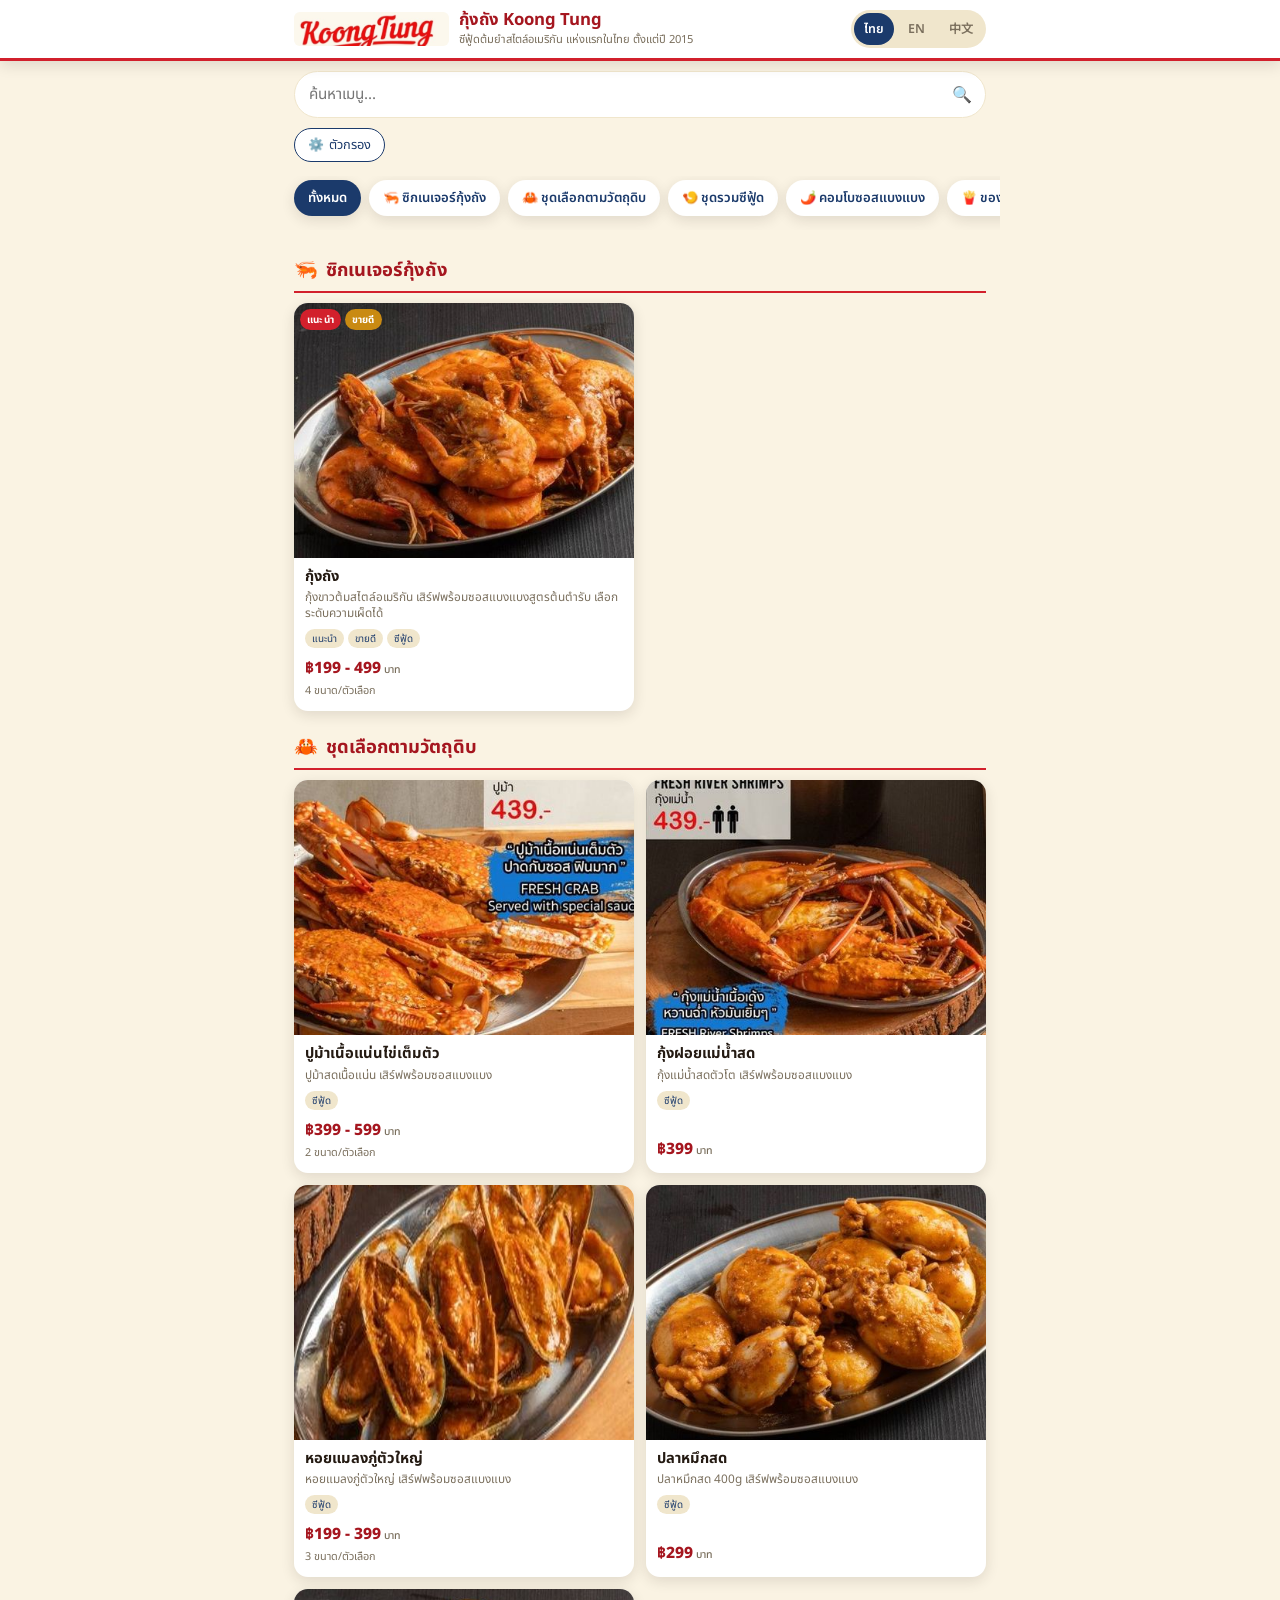
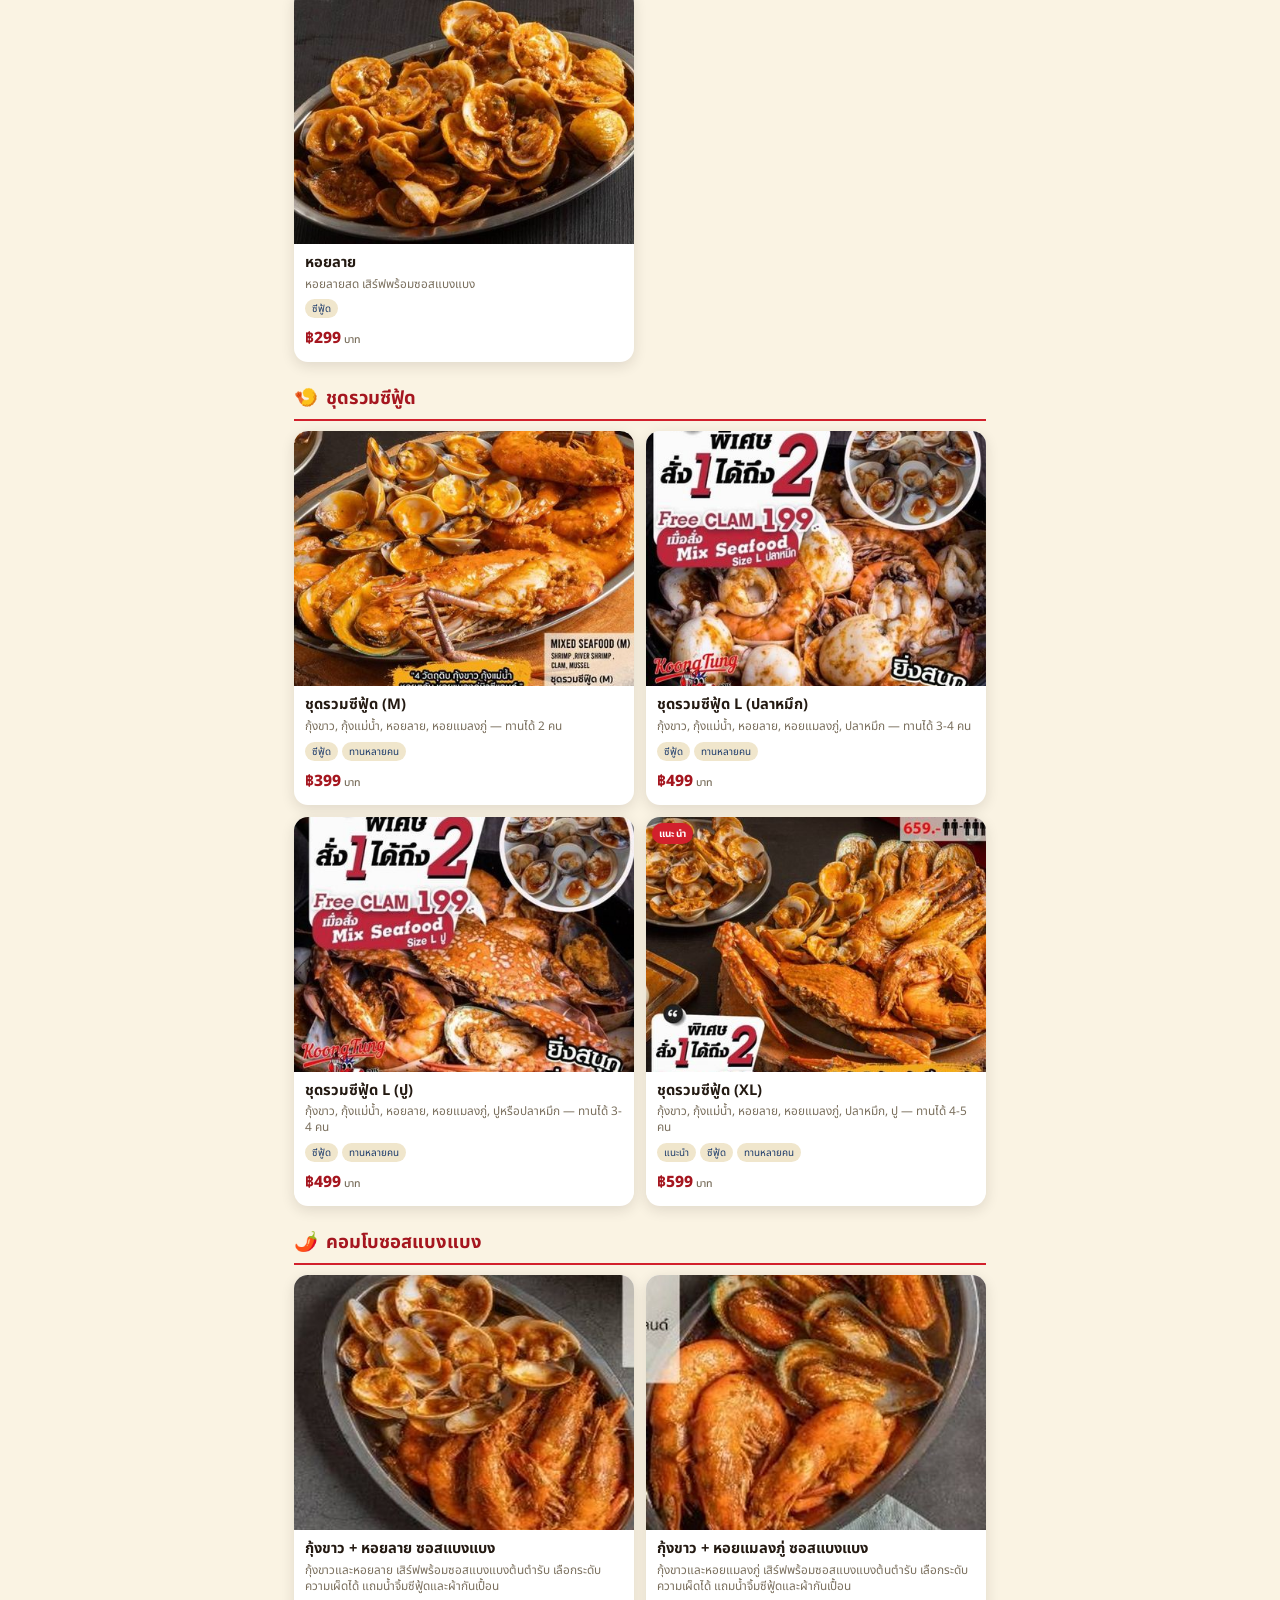
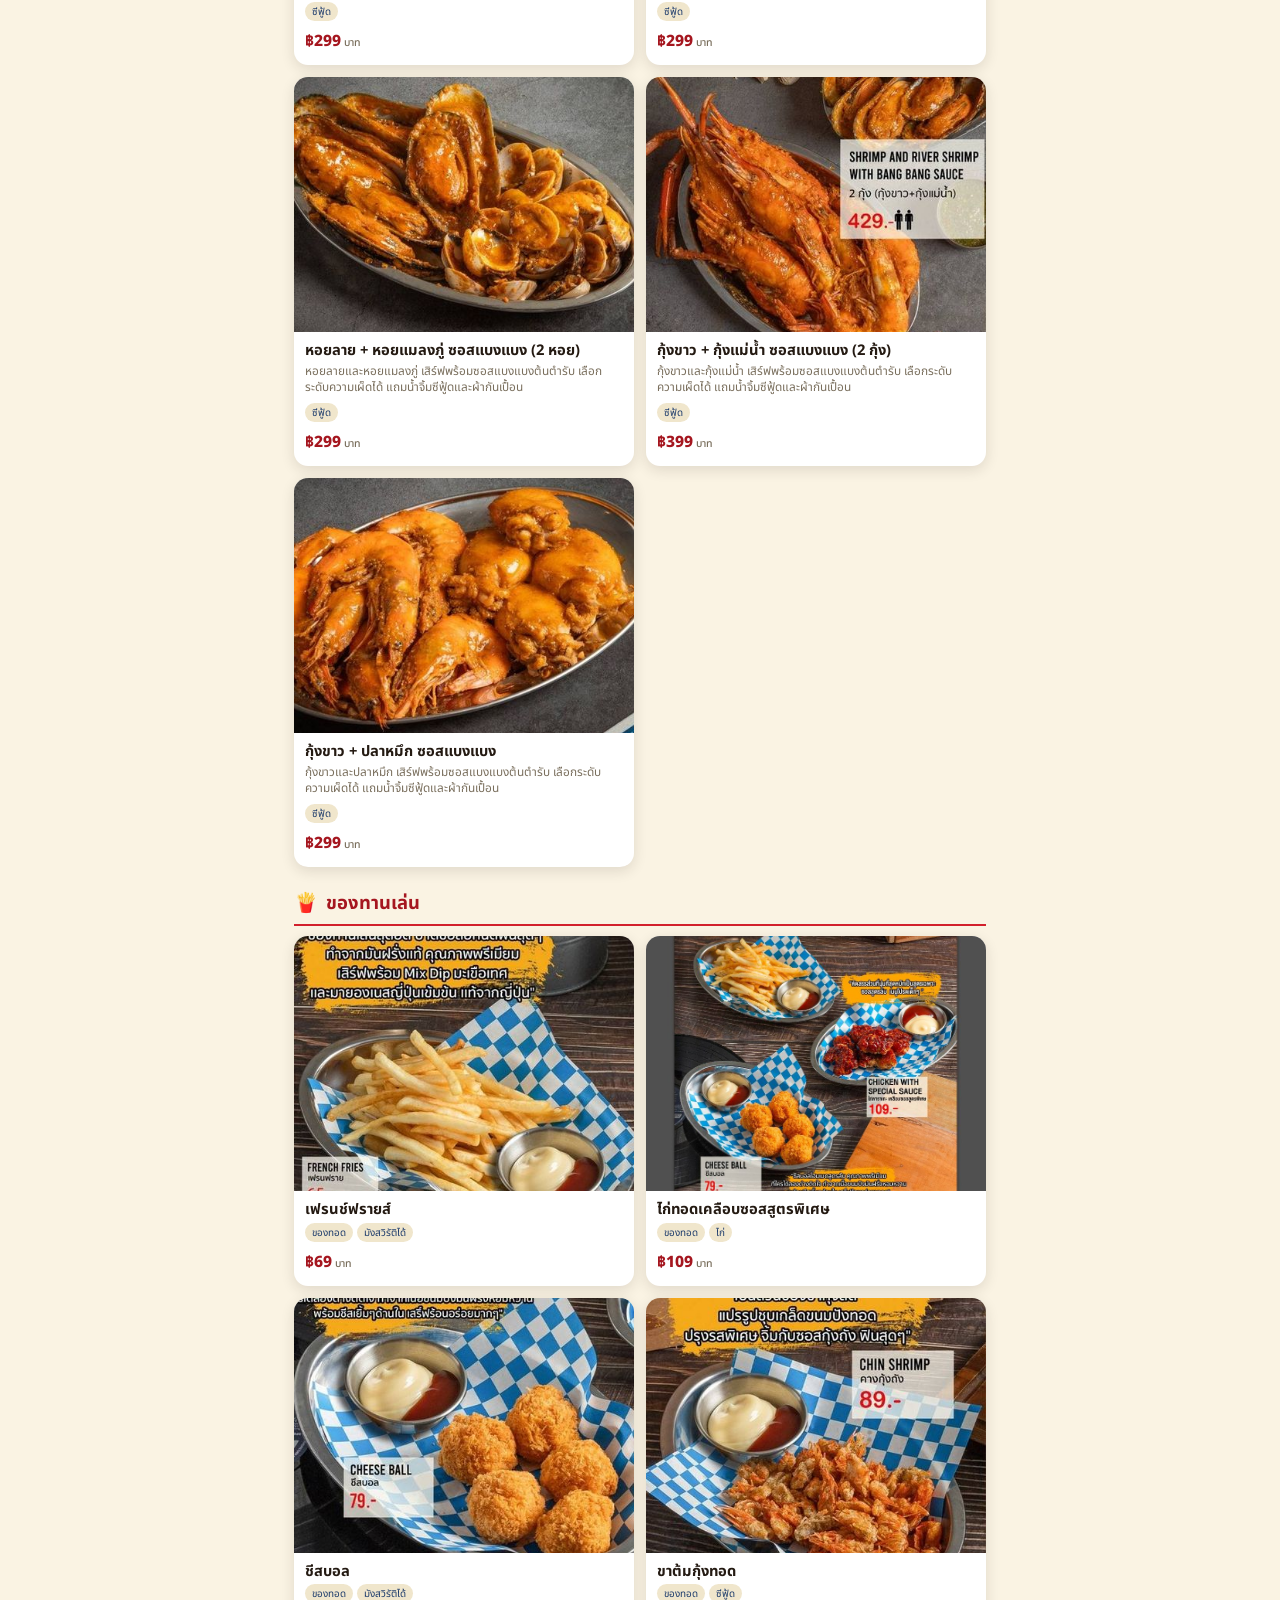
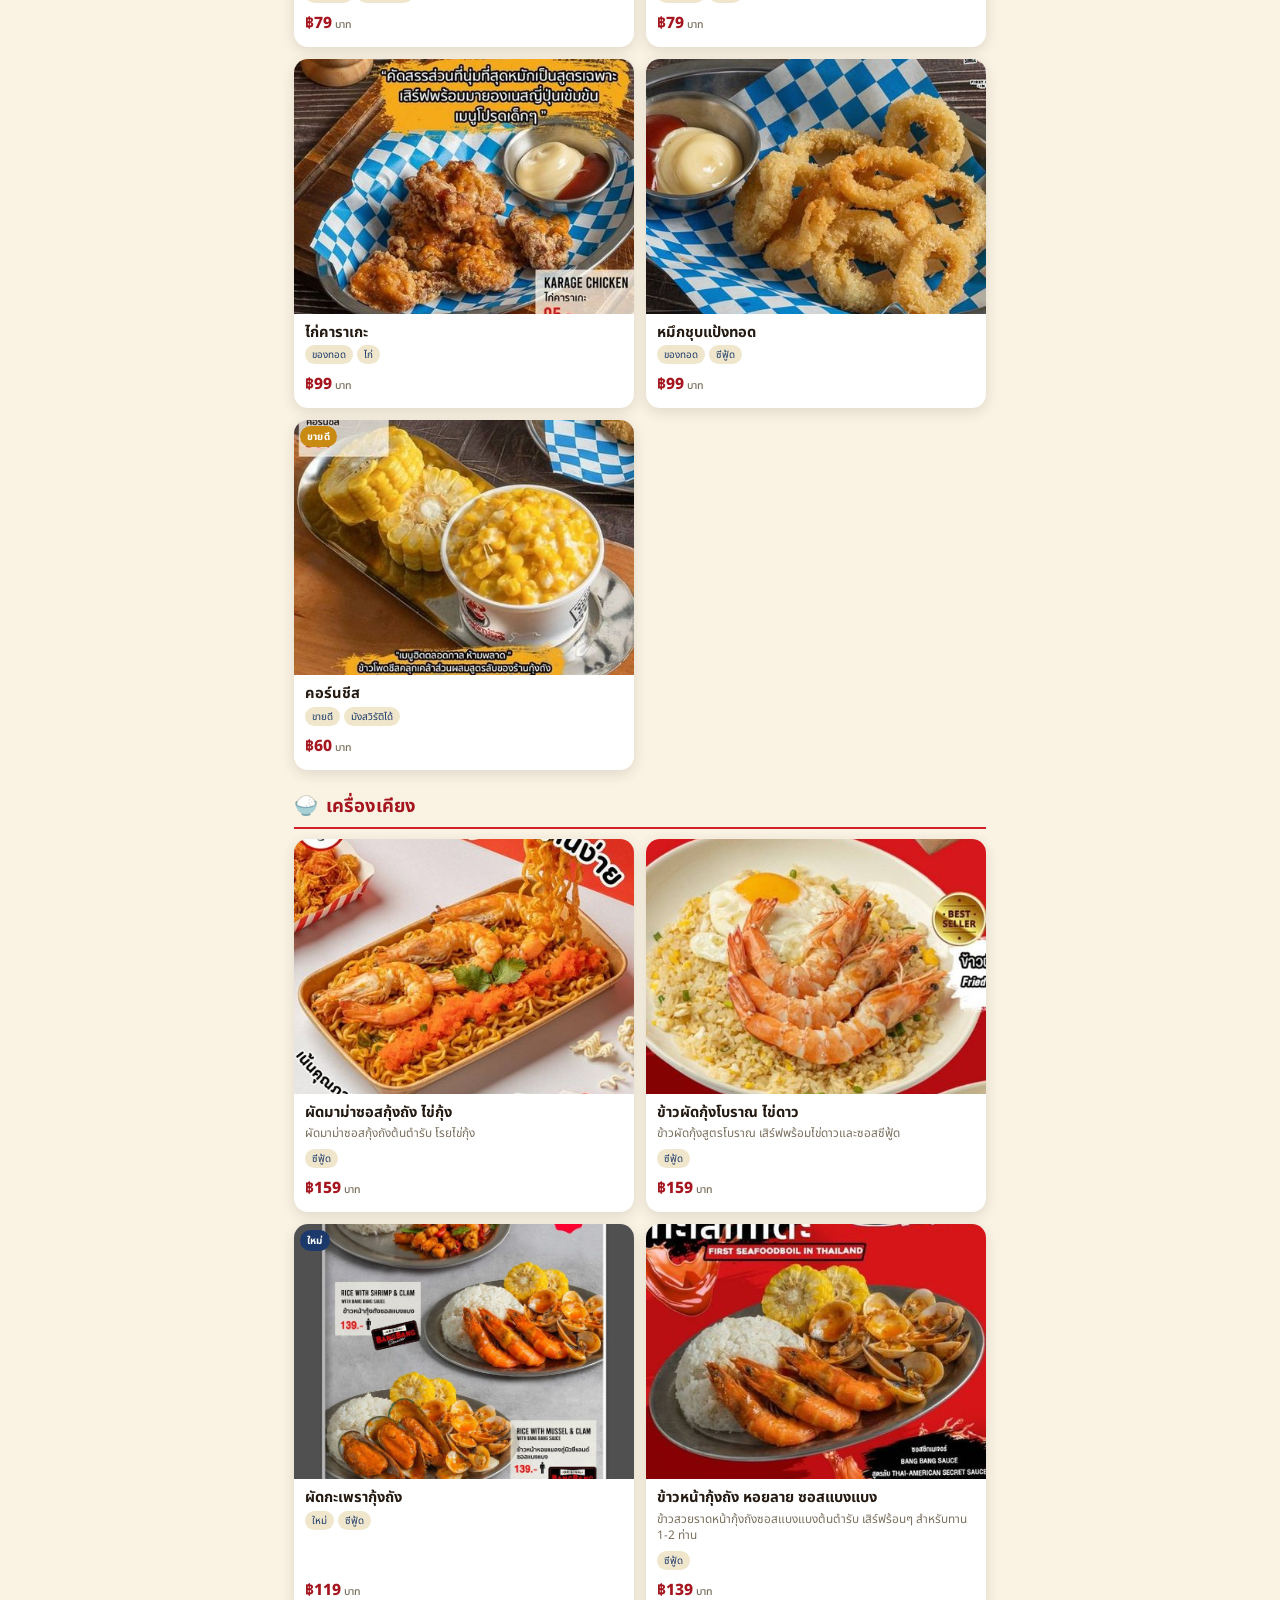
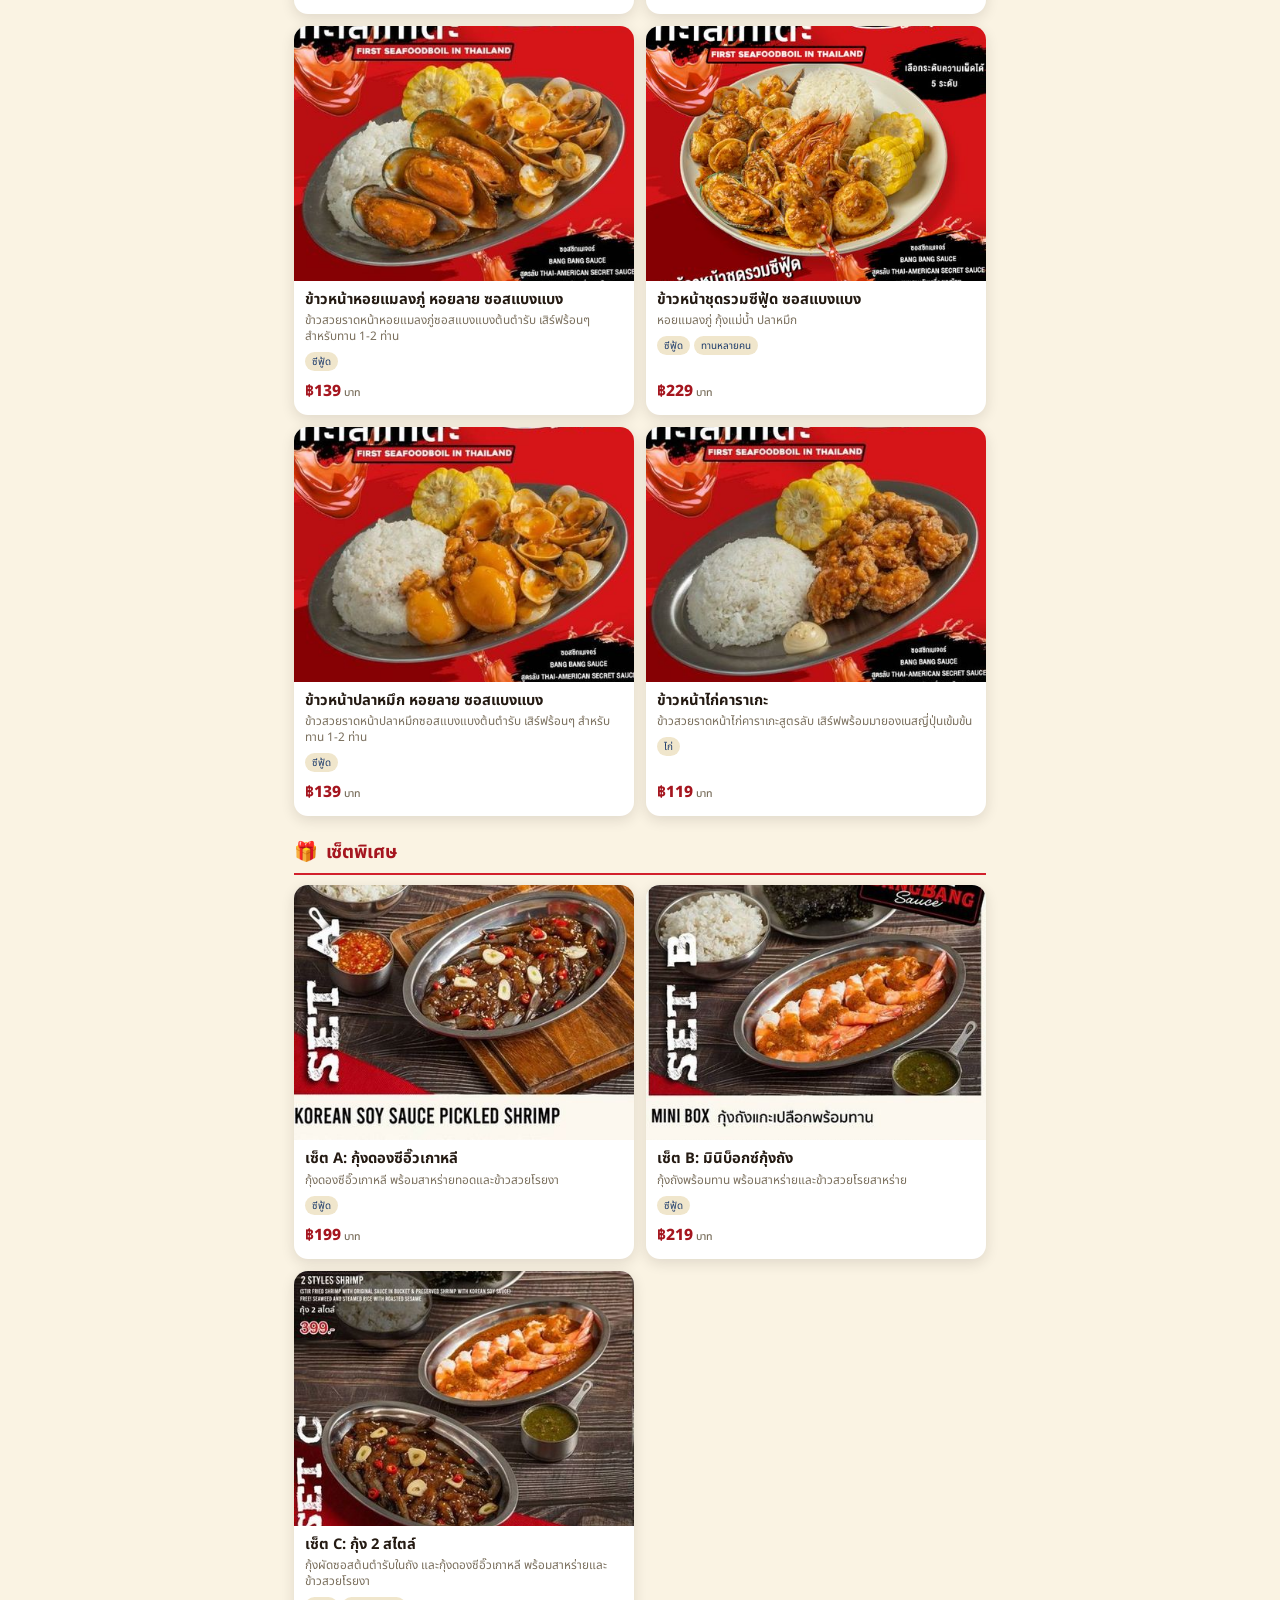
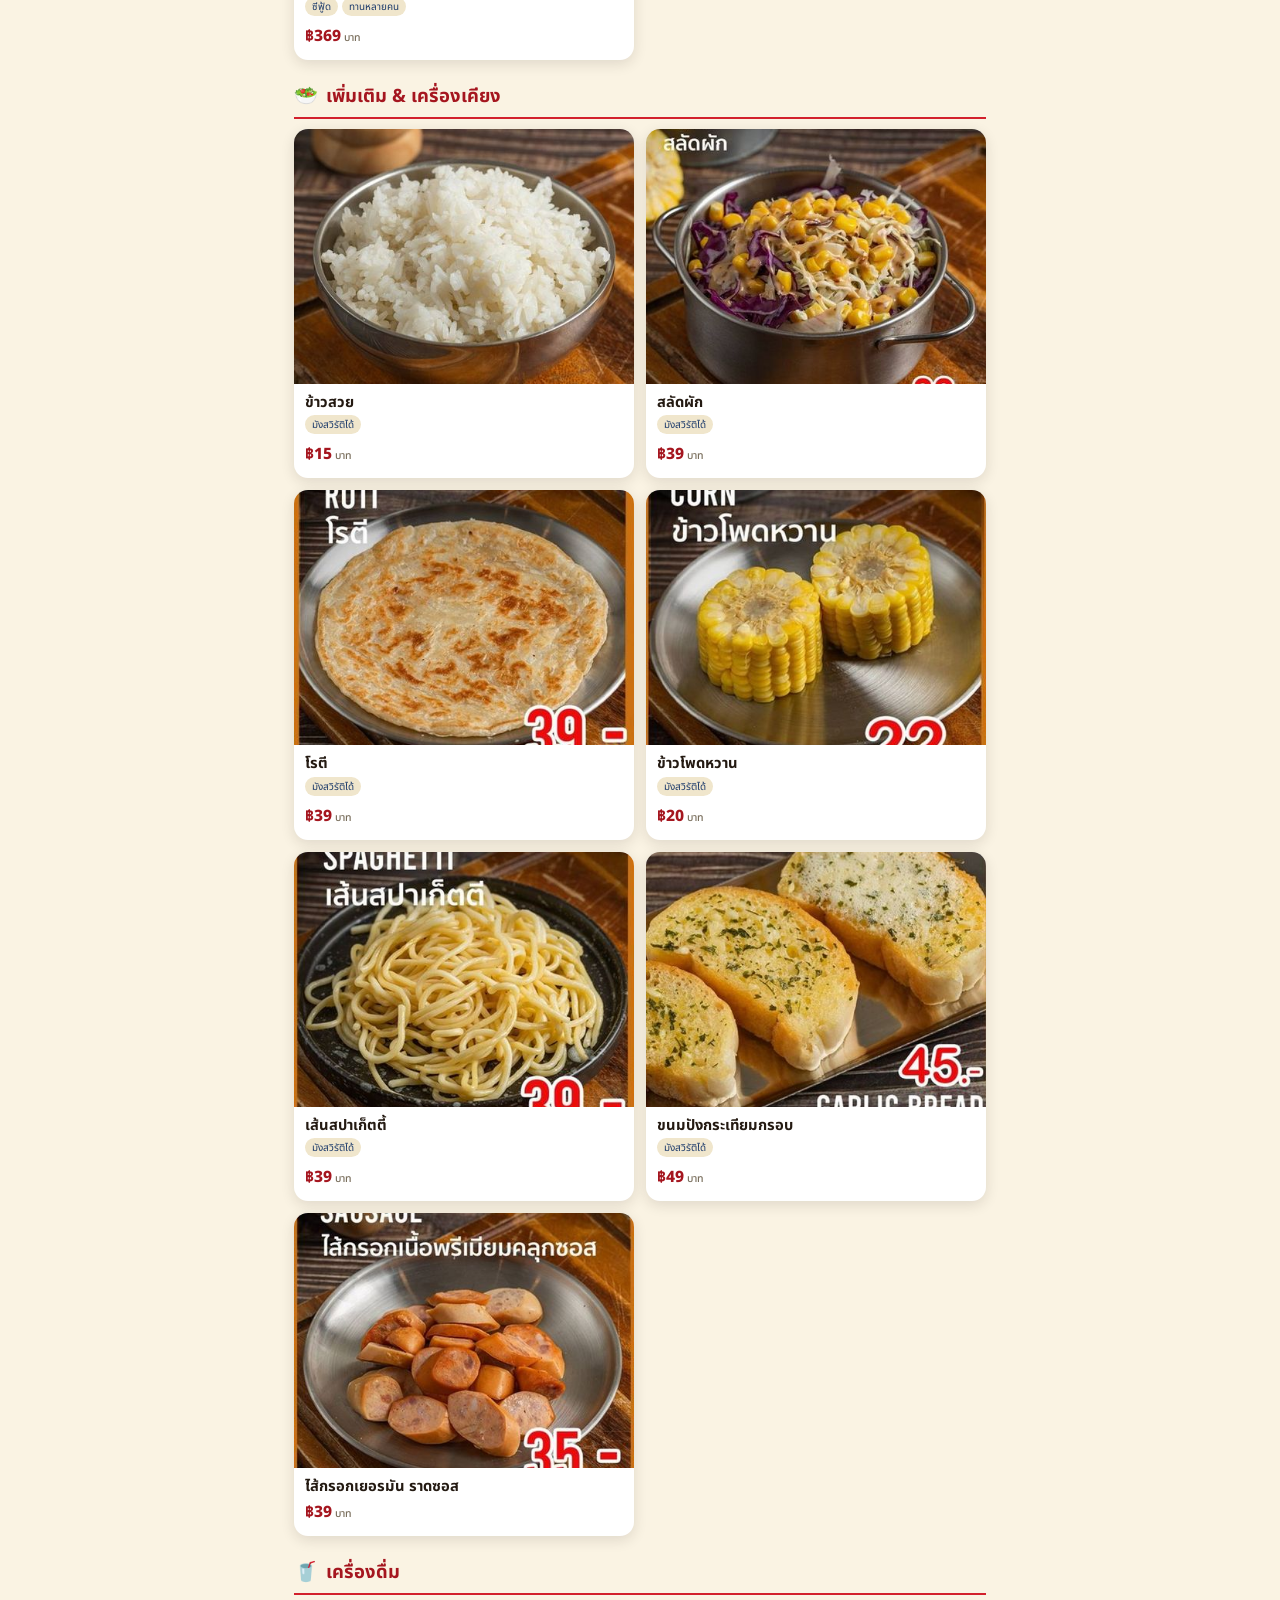
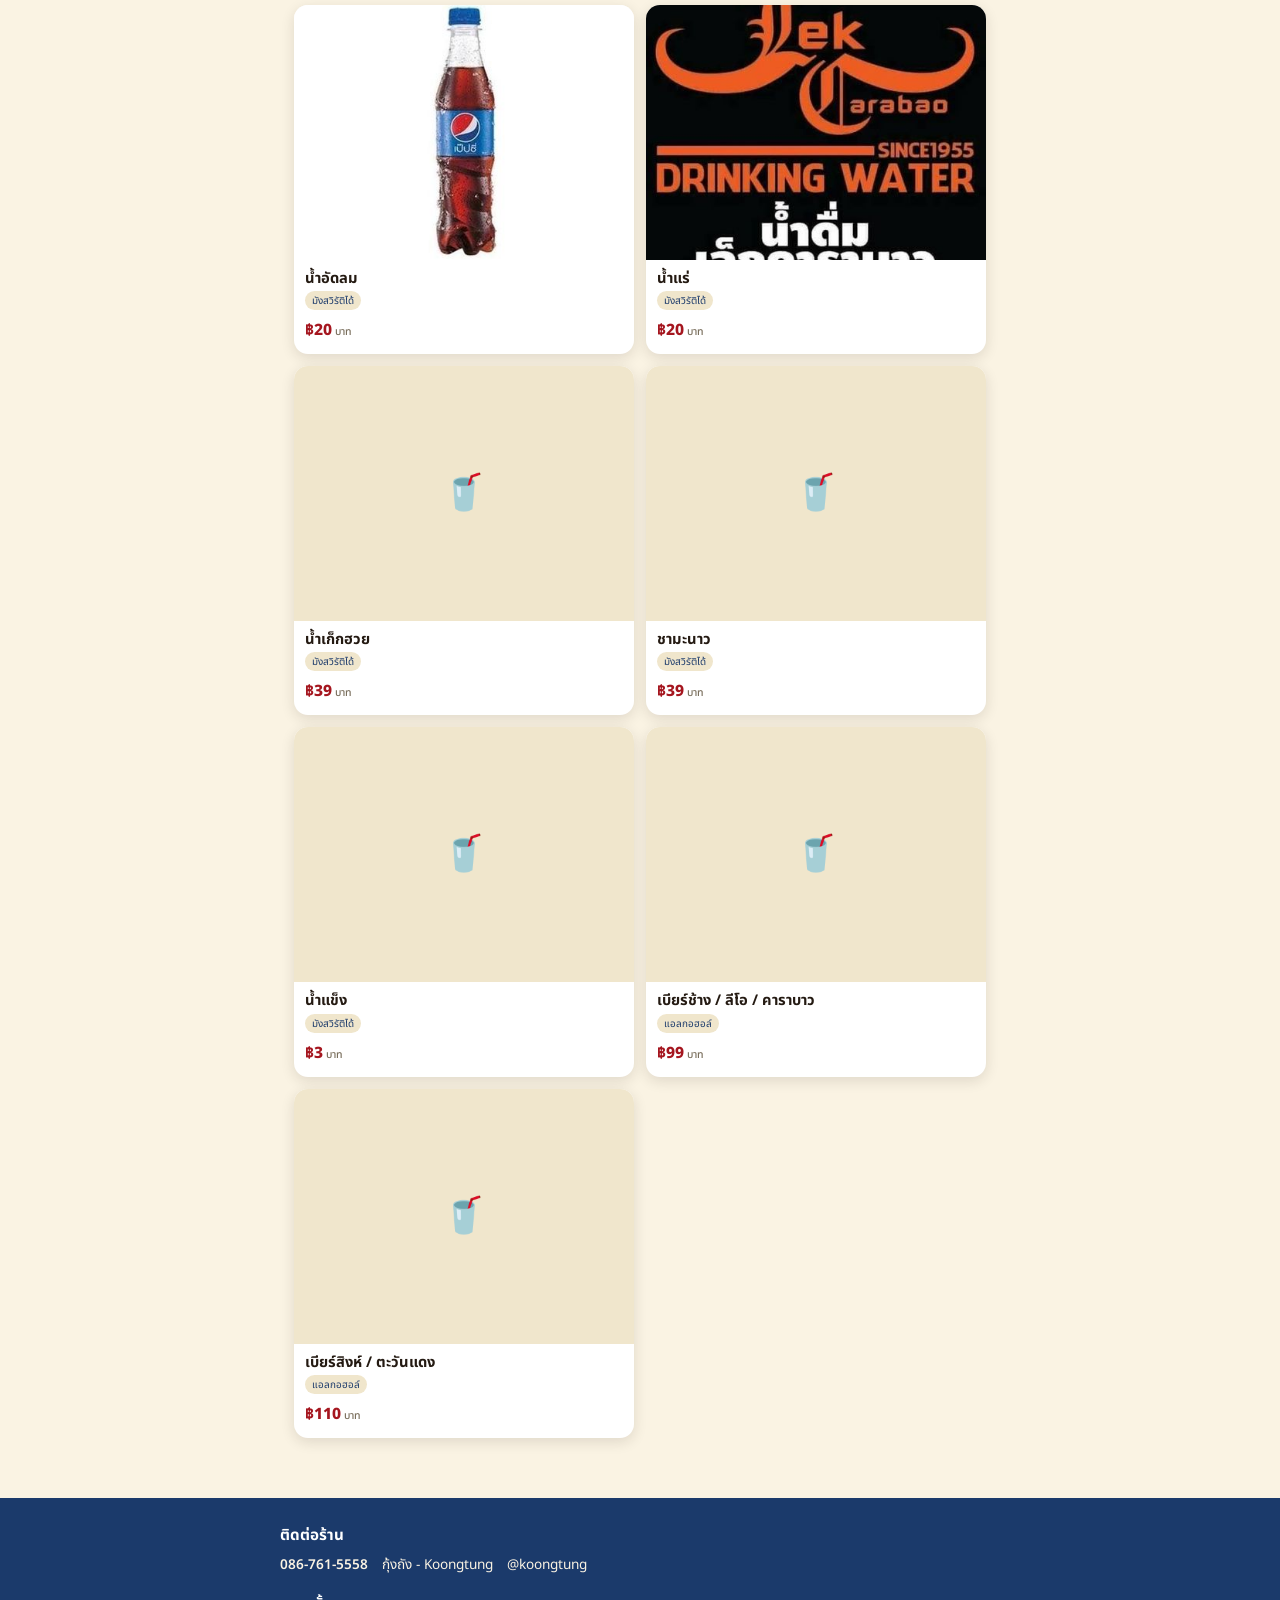
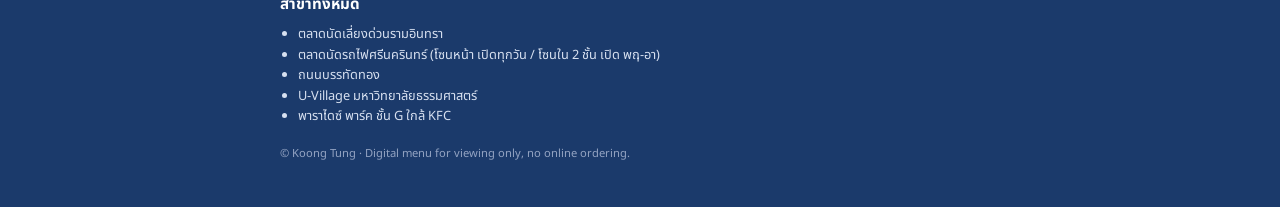
<file: index.html>
<!DOCTYPE html>
<html lang="th">
<head>
<meta charset="UTF-8">
<meta name="viewport" content="width=device-width, initial-scale=1, viewport-fit=cover">
<title>Koong Tung Menu</title>
<meta name="description" content="Koong Tung digital menu - seafood boil restaurant">
<meta name="theme-color" content="#d2202c">
<link rel="icon" href="assets/img/brand/logo.jpg">
<link rel="apple-touch-icon" href="assets/img/brand/logo.jpg">
<link rel="preconnect" href="https://fonts.googleapis.com">
<link href="https://fonts.googleapis.com/css2?family=Noto+Sans+Thai:wght@400;600;700;800&family=Noto+Sans+SC:wght@400;600;700&family=Noto+Sans:wght@400;600;700;800&display=swap" rel="stylesheet">
<link rel="stylesheet" href="assets/css/style.css">
</head>
<body>
<a class="skip-link" href="#menu-content">Skip to menu</a>

<header class="site-header">
  <div class="site-header__top">
    <img class="site-header__logo" src="assets/img/brand/logo.jpg" alt="Koong Tung logo">
    <div class="site-header__brand">
      <h1 id="brand-name">Koong Tung</h1>
      <p id="brand-tagline"></p>
    </div>
    <div class="lang-switch" id="lang-switch"></div>
  </div>
</header>

<div class="controls">
  <div class="search-box">
    <input type="search" id="search-input" aria-label="Search menu">
    <span class="icon">🔍</span>
  </div>
  <div class="filter-row">
    <button class="filter-toggle" id="filter-toggle">
      <span>⚙️</span><span id="filter-toggle-label">Filters</span>
    </button>
  </div>
</div>

<div class="advanced-filters" id="advanced-filters">
  <div class="filter-group">
    <h3 id="price-range-title">Price Range</h3>
    <div class="price-range">
      <input type="number" id="min-price" min="0" style="flex:1;min-width:100px;padding:8px 10px;border-radius:8px;border:1.5px solid #f0e6cc;">
      <input type="number" id="max-price" min="0" style="flex:1;min-width:100px;padding:8px 10px;border-radius:8px;border:1.5px solid #f0e6cc;">
    </div>
  </div>
  <div class="filter-group">
    <h3 id="tags-title">Tags</h3>
    <div class="tag-filters" id="tag-filters"></div>
  </div>
  <button class="clear-filters" id="clear-filters-btn">Clear filters</button>
</div>

<nav class="category-nav" id="category-nav" aria-label="Categories"></nav>

<main id="menu-content"></main>

<footer class="site-footer">
  <div class="site-footer__inner">
    <h3 id="footer-contact-title">Contact</h3>
    <div class="site-footer__contact">
      <a id="footer-phone" href="#"></a>
      <span id="footer-fb"></span>
      <span id="footer-line"></span>
    </div>
    <h3 id="footer-branches-title" style="margin-top:18px;">Branches</h3>
    <ul id="footer-branches"></ul>
    <p class="site-footer__note">© Koong Tung · Digital menu for viewing only, no online ordering.</p>
  </div>
</footer>

<div class="modal-backdrop" id="modal-backdrop">
  <div class="modal">
    <div id="modal-inner"></div>
  </div>
</div>

<script src="assets/js/app.js"></script>
<!-- Cloudflare Web Analytics -->
<script type='module' src='https://static.cloudflareinsights.com/beacon.min.js' data-cf-beacon='{"token": "cbba37afc1ef4ad3acd4c3371fe484f3"}'></script>
<!-- End Cloudflare Web Analytics -->
</body>
</html>
</file>
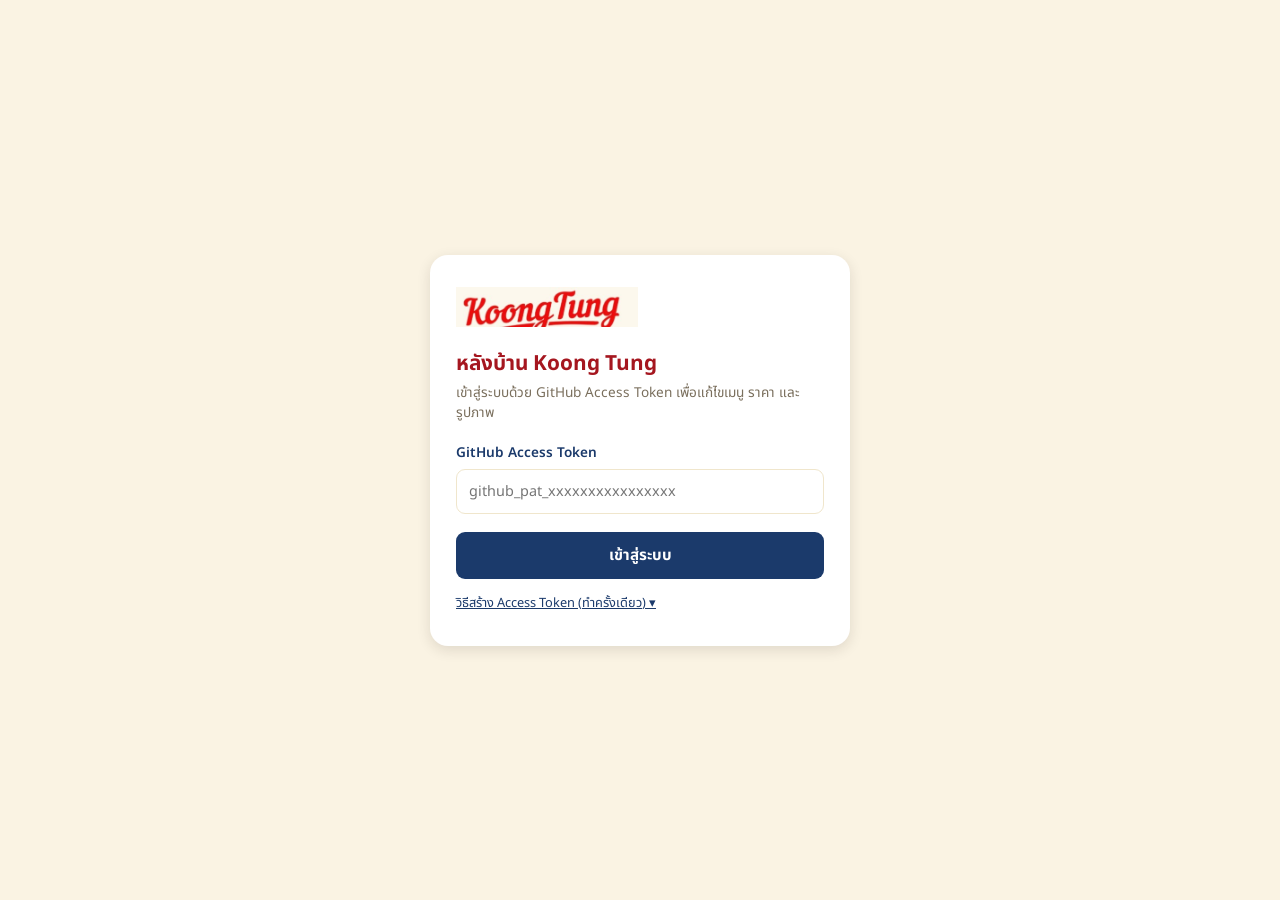
<file: admin.html>
<!DOCTYPE html>
<html lang="th">
<head>
<meta charset="UTF-8">
<meta name="viewport" content="width=device-width, initial-scale=1">
<title>Koong Tung – หลังบ้าน (Admin)</title>
<meta name="robots" content="noindex, nofollow">
<link rel="icon" href="assets/img/brand/logo.jpg">
<link href="https://fonts.googleapis.com/css2?family=Noto+Sans+Thai:wght@400;600;700;800&display=swap" rel="stylesheet">
<link rel="stylesheet" href="assets/css/admin.css">
</head>
<body>

<!-- ---------------- Login screen ---------------- -->
<div class="login-wrap" id="login-screen">
  <div class="login-card">
    <img src="assets/img/brand/logo.jpg" alt="Koong Tung">
    <h1>หลังบ้าน Koong Tung</h1>
    <p class="sub">เข้าสู่ระบบด้วย GitHub Access Token เพื่อแก้ไขเมนู ราคา และรูปภาพ</p>

    <div class="login-error" id="login-error"></div>

    <form id="login-form">
      <label for="token-input">GitHub Access Token</label>
      <input type="password" id="token-input" autocomplete="off" placeholder="github_pat_xxxxxxxxxxxxxxxx" required>
      <button type="submit" class="primary" id="login-btn">เข้าสู่ระบบ</button>
    </form>

    <button class="help-toggle" id="help-toggle">วิธีสร้าง Access Token (ทำครั้งเดียว) ▾</button>
    <div class="help-box" id="help-box">
      <b>สร้าง Token แบบจำกัดสิทธิ์เฉพาะ repo นี้ (ปลอดภัยสุด):</b>
      <ol>
        <li>ไปที่ <a href="https://github.com/settings/personal-access-tokens/new" target="_blank" rel="noopener">github.com/settings/personal-access-tokens/new</a> (ต้อง login ด้วยบัญชี koongtung ก่อน)</li>
        <li>Token name: ใส่ว่า <code>koongtung-menu-admin</code></li>
        <li>Expiration: เลือกตามสะดวก (แนะนำ 1 ปี แล้วค่อยสร้างใหม่)</li>
        <li>Repository access: เลือก <b>"Only select repositories"</b> → เลือก <code>koongtung-menu</code></li>
        <li>Permissions → Repository permissions → <b>Contents</b> → เปลี่ยนเป็น <b>Read and write</b></li>
        <li>กด <b>Generate token</b> ด้านล่างสุด แล้วคัดลอกโทเคน (ขึ้นต้นด้วย <code>github_pat_</code>) มาใส่ในช่องด้านบน</li>
      </ol>
      <b>คำเตือน:</b> อย่าแชร์ token นี้ให้ใครที่ไม่ใช่แอดมิน เพราะเทียบเท่ารหัสผ่านที่แก้เว็บได้ ระบบเก็บ token ไว้ในเบราว์เซอร์นี้เท่านั้น ไม่ได้ส่งไปที่ไหนอื่นนอกจาก GitHub โดยตรง
    </div>
  </div>
</div>

<!-- ---------------- Admin app ---------------- -->
<div id="admin-app" style="display:none;">
  <header class="admin-header">
    <img src="assets/img/brand/logo.jpg" alt="logo">
    <h1>หลังบ้าน · จัดการเมนู</h1>
    <a class="view-site" href="index.html" target="_blank" rel="noopener">👁️ ดูเว็บจริง</a>
    <button class="logout" id="logout-btn">ออกจากระบบ</button>
  </header>

  <main class="admin-main">
    <div class="admin-toolbar">
      <input type="search" id="admin-search" placeholder="ค้นหาเมนู...">
      <button class="btn ghost" id="manage-categories-btn">🗂️ จัดการหมวดหมู่</button>
      <button class="btn primary" id="add-item-btn">+ เพิ่มเมนูใหม่</button>
    </div>
    <div id="admin-list"></div>
  </main>
</div>

<!-- ---------------- Edit modal ---------------- -->
<div class="modal-backdrop" id="modal-backdrop">
  <div class="edit-modal">
    <h2 id="edit-title">แก้ไขเมนู</h2>
    <form id="edit-form">

      <div class="field-group">
        <label class="group-label">รูปภาพเมนู</label>
        <div class="img-upload-row">
          <div id="f-img-preview" class="no-img">🥤</div>
          <div>
            <input type="file" id="f-image-input" accept="image/*">
            <div style="font-size:.72rem;color:#7a6f5d;margin-top:4px;">อัปโหลดแล้วรูปจะถูกย่อขนาดอัตโนมัติเพื่อให้เว็บโหลดเร็ว</div>
          </div>
        </div>
      </div>

      <div class="field-row" style="margin-bottom:16px;">
        <div>
          <label>หมวดหมู่</label>
          <select id="f-category"></select>
        </div>
      </div>

      <div class="field-group">
        <label class="group-label">ชื่อเมนู</label>
        <div class="lang-inputs">
          <div class="row"><span class="tag">TH</span><input id="f-name-th" placeholder="ชื่อภาษาไทย"></div>
          <div class="row"><span class="tag">EN</span><input id="f-name-en" placeholder="English name"></div>
          <div class="row"><span class="tag">中文</span><input id="f-name-zh" placeholder="中文名称"></div>
        </div>
      </div>

      <div class="field-group">
        <label class="group-label">รายละเอียด (ไม่บังคับ)</label>
        <div class="lang-inputs">
          <div class="row"><span class="tag">TH</span><textarea id="f-desc-th" placeholder="คำอธิบายภาษาไทย"></textarea></div>
          <div class="row"><span class="tag">EN</span><textarea id="f-desc-en" placeholder="English description"></textarea></div>
          <div class="row"><span class="tag">中文</span><textarea id="f-desc-zh" placeholder="中文说明"></textarea></div>
        </div>
      </div>

      <div class="field-group">
        <label class="group-label">ราคา / ตัวเลือกขนาด</label>
        <div id="f-variants"></div>
        <button type="button" class="btn ghost" id="f-add-variant" style="margin-top:4px;">+ เพิ่มตัวเลือกราคา</button>
      </div>

      <div class="field-group">
        <label class="group-label">แท็ก</label>
        <div class="tag-checks" id="f-tags"></div>
      </div>

      <div class="modal-actions">
        <button type="button" class="btn danger" id="f-delete-btn">🗑️ ลบเมนูนี้</button>
        <div style="display:flex;gap:8px;">
          <button type="button" class="btn ghost" id="f-cancel-btn">ยกเลิก</button>
          <button type="submit" class="btn primary" id="f-save-btn">บันทึก</button>
        </div>
      </div>
    </form>
  </div>
</div>

<!-- ---------------- Category manager modal ---------------- -->
<div class="modal-backdrop" id="category-modal-backdrop">
  <div class="edit-modal">
    <h2>จัดการหมวดหมู่</h2>
    <div id="category-rows"></div>
    <button type="button" class="btn ghost" id="c-add-category" style="margin-top:6px;">+ เพิ่มหมวดหมู่ใหม่</button>
    <div class="modal-actions">
      <div></div>
      <div style="display:flex;gap:8px;">
        <button type="button" class="btn ghost" id="c-cancel-btn">ยกเลิก</button>
        <button type="button" class="btn primary" id="c-save-btn">บันทึกหมวดหมู่</button>
      </div>
    </div>
  </div>
</div>

<div class="toast" id="toast"></div>

<script src="assets/js/admin.js"></script>
</body>
</html>
</file>
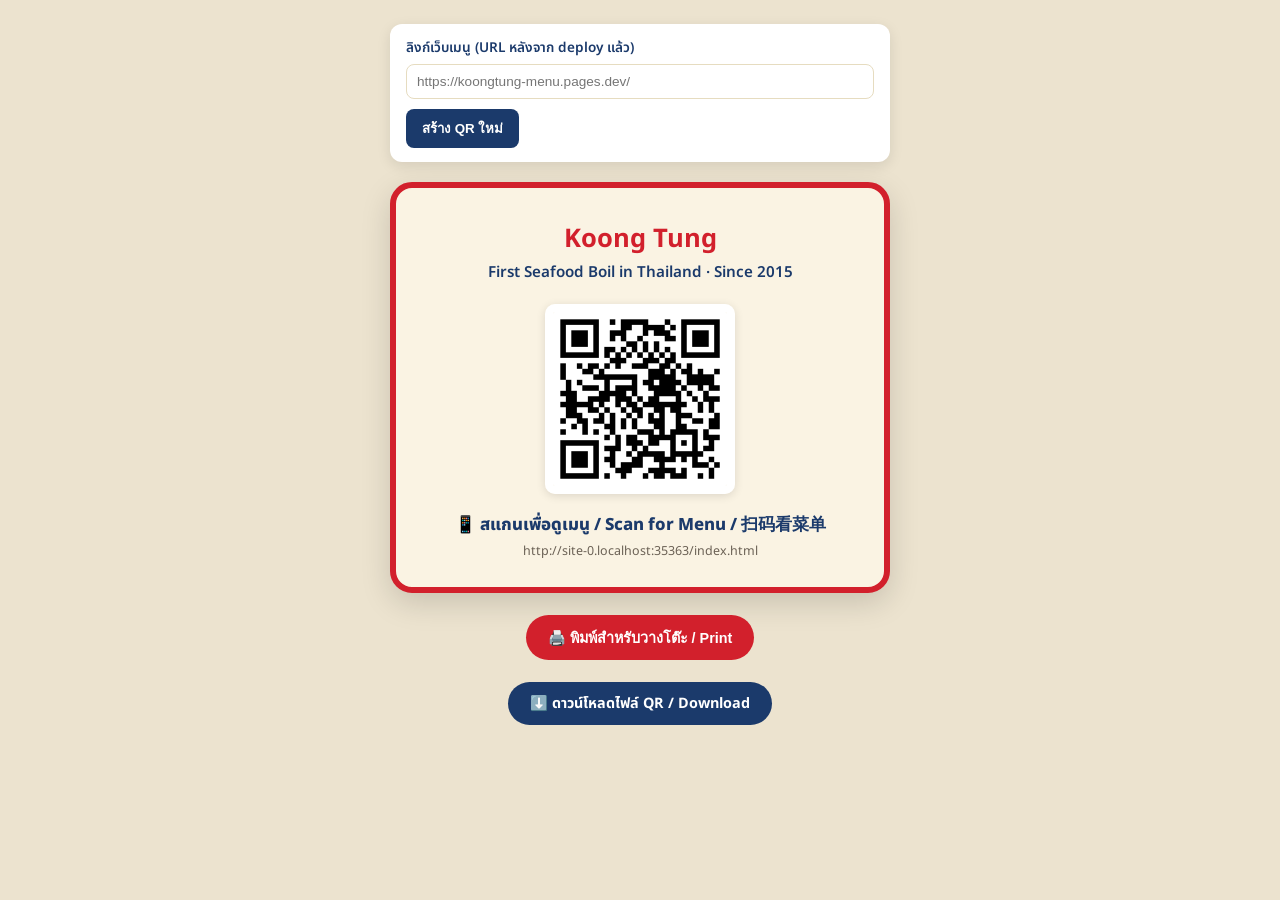
<file: qr.html>
<!DOCTYPE html>
<html lang="th">
<head>
<meta charset="UTF-8">
<meta name="viewport" content="width=device-width, initial-scale=1">
<title>Koong Tung – QR Code สำหรับโต๊ะ</title>
<link href="https://fonts.googleapis.com/css2?family=Noto+Sans+Thai:wght@400;600;700;800&display=swap" rel="stylesheet">
<style>
  :root { --primary:#d2202c; --secondary:#1b3a6b; --cream:#faf3e3; }
  * { box-sizing: border-box; }
  body {
    margin: 0; background: #ece3cf; font-family: "Noto Sans Thai", sans-serif;
    display: flex; flex-direction: column; align-items: center; padding: 24px 12px 60px;
  }
  .toolbar {
    max-width: 500px; width: 100%; margin-bottom: 20px; background: #fff; border-radius: 12px;
    padding: 14px 16px; box-shadow: 0 4px 14px rgba(0,0,0,.1); font-size: 0.85rem;
  }
  .toolbar label { display:block; margin-bottom:6px; font-weight:600; color:var(--secondary); }
  .toolbar input {
    width: 100%; padding: 9px 10px; border-radius: 8px; border: 1.5px solid #e6dcc0; font-size: 0.85rem;
  }
  .toolbar button {
    margin-top: 10px; background: var(--secondary); color: #fff; border: none; padding: 9px 16px;
    border-radius: 8px; cursor: pointer; font-weight: 600;
  }
  .card {
    width: 100%; max-width: 500px; background: var(--cream); border: 6px solid var(--primary);
    border-radius: 22px; padding: 32px 24px 26px; text-align: center; box-shadow: 0 10px 30px rgba(0,0,0,.15);
  }
  .card h1 { color: var(--primary); font-size: 1.6rem; margin: 0 0 2px; }
  .card .sub { color: var(--secondary); font-size: 0.95rem; margin-bottom: 20px; font-weight: 600; }
  #qrcode { display: flex; justify-content: center; margin: 0 auto 18px; }
  #qrcode img, #qrcode canvas { border-radius: 10px; border: 8px solid #fff; box-shadow: 0 2px 10px rgba(0,0,0,.12); }
  .card .cta { font-size: 1.05rem; font-weight: 800; color: var(--secondary); margin-bottom: 4px; }
  .card .url { font-size: 0.78rem; color: #6b6155; word-break: break-all; }
  .print-btn {
    margin-top: 22px; background: var(--primary); color: #fff; border: none; padding: 11px 22px;
    border-radius: 999px; font-weight: 700; cursor: pointer; font-size: 0.9rem;
  }
  @media print {
    .toolbar, .print-btn { display: none; }
    body { background: #fff; padding: 0; }
    .card { box-shadow: none; }
  }
</style>
</head>
<body>

  <div class="toolbar">
    <label for="site-url">ลิงก์เว็บเมนู (URL หลังจาก deploy แล้ว)</label>
    <input type="url" id="site-url" placeholder="https://koongtung-menu.pages.dev/">
    <button onclick="generate()">สร้าง QR ใหม่</button>
  </div>

  <div class="card">
    <h1>Koong Tung</h1>
    <div class="sub">First Seafood Boil in Thailand · Since 2015</div>
    <div id="qrcode"></div>
    <div class="cta">📱 สแกนเพื่อดูเมนู / Scan for Menu / 扫码看菜单</div>
    <div class="url" id="url-display"></div>
  </div>

  <button class="print-btn" onclick="window.print()">🖨️ พิมพ์สำหรับวางโต๊ะ / Print</button>
  <a class="print-btn" style="background:var(--secondary);text-decoration:none;display:inline-block;" href="assets/img/brand/qr-code.gif" download="koongtung-menu-qr.gif">⬇️ ดาวน์โหลดไฟล์ QR / Download</a>

<script src="assets/js/qrcode.js"></script>
<script>
  function generate() {
    var url = document.getElementById('site-url').value.trim();
    if (!url) {
      url = window.location.origin + window.location.pathname.replace(/qr\.html$/, 'index.html');
    }
    localStorage.setItem('kt-site-url', url);
    document.getElementById('url-display').textContent = url;
    var target = document.getElementById('qrcode');
    target.innerHTML = '';
    var qr = qrcode(0, 'M');
    qr.addData(url);
    qr.make();
    target.innerHTML = qr.createImgTag(6, 8);
  }

  document.getElementById('site-url').value = localStorage.getItem('kt-site-url') || '';
  generate();
</script>
<!-- Cloudflare Web Analytics -->
<script type='module' src='https://static.cloudflareinsights.com/beacon.min.js' data-cf-beacon='{"token": "cbba37afc1ef4ad3acd4c3371fe484f3"}'></script>
<!-- End Cloudflare Web Analytics -->
</body>
</html>
</file>
<file: assets/css/style.css>
:root {
  --primary: #d2202c;
  --primary-dark: #a5161f;
  --secondary: #1b3a6b;
  --cream: #faf3e3;
  --cream-dark: #f0e6cc;
  --ink: #241a12;
  --muted: #7a6f5d;
  --white: #ffffff;
  --radius: 14px;
  --shadow: 0 4px 14px rgba(36, 26, 18, 0.12);
  --header-h: 56px;
}

* { box-sizing: border-box; }

html, body {
  margin: 0;
  padding: 0;
  background: var(--cream);
  color: var(--ink);
  font-family: "Noto Sans Thai", "Noto Sans SC", -apple-system, BlinkMacSystemFont, "Segoe UI", Roboto, Helvetica, Arial, sans-serif;
  -webkit-text-size-adjust: 100%;
}

img { max-width: 100%; display: block; }

button, input, select { font-family: inherit; }

a { color: inherit; }

.visually-hidden {
  position: absolute;
  width: 1px; height: 1px;
  overflow: hidden;
  clip: rect(0 0 0 0);
}

/* ---------- Header ---------- */
.site-header {
  position: sticky;
  top: 0;
  z-index: 40;
  background: var(--white);
  border-bottom: 3px solid var(--primary);
  box-shadow: var(--shadow);
}

.site-header__top {
  display: flex;
  align-items: center;
  gap: 10px;
  padding: 10px 14px;
  max-width: 720px;
  margin: 0 auto;
}

.site-header__logo {
  height: 34px;
  width: auto;
  object-fit: contain;
  border-radius: 6px;
}

.site-header__brand {
  flex: 1;
  min-width: 0;
}

.site-header__brand h1 {
  font-size: 1.05rem;
  margin: 0;
  line-height: 1.2;
  color: var(--primary-dark);
  white-space: nowrap;
  overflow: hidden;
  text-overflow: ellipsis;
}

.site-header__brand p {
  margin: 0;
  font-size: 0.7rem;
  color: var(--muted);
  white-space: nowrap;
  overflow: hidden;
  text-overflow: ellipsis;
}

.lang-switch {
  display: flex;
  gap: 4px;
  background: var(--cream-dark);
  border-radius: 999px;
  padding: 3px;
  flex-shrink: 0;
}

.lang-switch button {
  border: none;
  background: transparent;
  padding: 6px 10px;
  border-radius: 999px;
  font-size: 0.78rem;
  font-weight: 600;
  color: var(--muted);
  cursor: pointer;
}

.lang-switch button.active {
  background: var(--secondary);
  color: var(--white);
}

/* ---------- Search & filter bar ---------- */
.controls {
  max-width: 720px;
  margin: 0 auto;
  padding: 10px 14px 8px;
}

.search-box {
  position: relative;
  margin-bottom: 10px;
}

.search-box input {
  width: 100%;
  padding: 11px 40px 11px 14px;
  border-radius: 999px;
  border: 1.5px solid var(--cream-dark);
  background: var(--white);
  font-size: 0.95rem;
  outline: none;
}

.search-box input:focus {
  border-color: var(--primary);
}

.search-box .icon {
  position: absolute;
  right: 14px;
  top: 50%;
  transform: translateY(-50%);
  color: var(--muted);
  pointer-events: none;
}

.filter-row {
  display: flex;
  gap: 8px;
  overflow-x: auto;
  padding-bottom: 6px;
  scrollbar-width: none;
}
.filter-row::-webkit-scrollbar { display: none; }

.chip {
  flex-shrink: 0;
  border: 1.5px solid var(--cream-dark);
  background: var(--white);
  color: var(--ink);
  border-radius: 999px;
  padding: 6px 13px;
  font-size: 0.8rem;
  cursor: pointer;
  white-space: nowrap;
  display: flex;
  align-items: center;
  gap: 4px;
}

.chip.active {
  background: var(--primary);
  border-color: var(--primary);
  color: var(--white);
  font-weight: 600;
}

.filter-toggle {
  border: 1.5px solid var(--secondary);
  color: var(--secondary);
  background: var(--white);
  border-radius: 999px;
  padding: 6px 13px;
  font-size: 0.8rem;
  cursor: pointer;
  display: flex;
  align-items: center;
  gap: 5px;
  flex-shrink: 0;
}
.filter-toggle.active { background: var(--secondary); color: var(--white); }

.advanced-filters {
  max-width: 720px;
  margin: 0 auto;
  padding: 0 14px 12px;
  display: none;
}
.advanced-filters.open { display: block; }

.filter-group {
  background: var(--white);
  border-radius: var(--radius);
  padding: 12px 14px;
  margin-bottom: 8px;
  box-shadow: var(--shadow);
}

.filter-group h3 {
  margin: 0 0 8px;
  font-size: 0.78rem;
  text-transform: uppercase;
  letter-spacing: 0.04em;
  color: var(--muted);
}

.price-range {
  display: flex;
  gap: 8px;
  flex-wrap: wrap;
}

.tag-filters {
  display: flex;
  gap: 7px;
  flex-wrap: wrap;
}

.clear-filters {
  background: none;
  border: none;
  color: var(--primary);
  font-size: 0.82rem;
  font-weight: 600;
  cursor: pointer;
  padding: 4px 0;
}

/* ---------- Category nav ---------- */
.category-nav {
  max-width: 720px;
  margin: 0 auto;
  display: flex;
  gap: 8px;
  overflow-x: auto;
  padding: 4px 14px 14px;
  scrollbar-width: none;
}
.category-nav::-webkit-scrollbar { display: none; }

.category-nav button {
  flex-shrink: 0;
  border: none;
  background: var(--white);
  border-radius: 999px;
  padding: 8px 14px;
  font-size: 0.82rem;
  font-weight: 600;
  color: var(--secondary);
  box-shadow: var(--shadow);
  cursor: pointer;
  display: flex;
  align-items: center;
  gap: 5px;
}

.category-nav button.active {
  background: var(--secondary);
  color: var(--white);
}

/* ---------- Menu content ---------- */
main {
  max-width: 720px;
  margin: 0 auto;
  padding: 4px 14px 40px;
}

.category-section {
  margin-top: 22px;
}

.category-section__title {
  display: flex;
  align-items: baseline;
  gap: 8px;
  margin: 0 0 10px;
  padding-bottom: 6px;
  border-bottom: 2px solid var(--primary);
}

.category-section__title .icon { font-size: 1.2rem; }

.category-section__title h2 {
  font-size: 1.15rem;
  margin: 0;
  color: var(--primary-dark);
}

.item-grid {
  display: grid;
  grid-template-columns: repeat(2, 1fr);
  gap: 12px;
}

@media (min-width: 480px) {
  .item-grid { grid-template-columns: repeat(2, 1fr); }
}

.item-card {
  background: var(--white);
  border-radius: var(--radius);
  overflow: hidden;
  box-shadow: var(--shadow);
  display: flex;
  flex-direction: column;
  position: relative;
}

.item-card__img-wrap {
  aspect-ratio: 4 / 3;
  background: var(--cream-dark);
  overflow: hidden;
  position: relative;
}

.item-card__img-wrap img {
  width: 100%;
  height: 100%;
  object-fit: cover;
}

.item-card__img-wrap.no-img {
  display: flex;
  align-items: center;
  justify-content: center;
  font-size: 2.2rem;
}

.item-badges {
  position: absolute;
  top: 6px;
  left: 6px;
  display: flex;
  gap: 4px;
  flex-wrap: wrap;
}

.badge {
  font-size: 0.62rem;
  font-weight: 700;
  padding: 3px 7px;
  border-radius: 999px;
  color: var(--white);
  text-transform: uppercase;
  letter-spacing: 0.02em;
}
.badge.recommended { background: var(--primary); }
.badge.bestseller { background: #c98a12; }
.badge.new { background: var(--secondary); }

.item-card__body {
  padding: 10px 11px 12px;
  flex: 1;
  display: flex;
  flex-direction: column;
}

.item-card__name {
  font-size: 0.92rem;
  font-weight: 700;
  margin: 0 0 3px;
  line-height: 1.25;
}

.item-card__desc {
  font-size: 0.74rem;
  color: var(--muted);
  margin: 0 0 8px;
  line-height: 1.35;
  display: -webkit-box;
  -webkit-line-clamp: 2;
  -webkit-box-orient: vertical;
  overflow: hidden;
}

.item-card__tags {
  display: flex;
  flex-wrap: wrap;
  gap: 4px;
  margin-bottom: 8px;
}

.item-card__tags span {
  font-size: 0.62rem;
  background: var(--cream-dark);
  color: var(--secondary);
  padding: 2px 7px;
  border-radius: 999px;
}

.item-card__price {
  margin-top: auto;
  font-weight: 800;
  color: var(--primary-dark);
  font-size: 0.98rem;
}

.item-card__price .unit {
  font-size: 0.66rem;
  color: var(--muted);
  font-weight: 500;
  margin-left: 3px;
}

.item-card__variants {
  font-size: 0.68rem;
  color: var(--muted);
  margin-top: 2px;
}

.empty-state {
  text-align: center;
  padding: 60px 20px;
  color: var(--muted);
}
.empty-state .emoji { font-size: 2.4rem; margin-bottom: 10px; }

/* ---------- Footer ---------- */
.site-footer {
  background: var(--secondary);
  color: var(--cream);
  padding: 26px 16px 34px;
  margin-top: 20px;
}

.site-footer__inner {
  max-width: 720px;
  margin: 0 auto;
}

.site-footer h3 {
  margin: 0 0 8px;
  font-size: 0.95rem;
  color: var(--white);
}

.site-footer ul {
  margin: 0 0 16px;
  padding-left: 18px;
  font-size: 0.8rem;
  line-height: 1.6;
  color: #d7e0f0;
}

.site-footer__contact {
  font-size: 0.85rem;
  display: flex;
  flex-wrap: wrap;
  gap: 14px;
}

.site-footer__contact a {
  text-decoration: none;
  color: var(--cream);
  font-weight: 600;
}

.site-footer__note {
  margin-top: 18px;
  font-size: 0.7rem;
  color: #93a3c2;
}

/* ---------- Item detail modal ---------- */
.modal-backdrop {
  position: fixed;
  inset: 0;
  background: rgba(20, 14, 8, 0.55);
  z-index: 100;
  display: none;
  align-items: flex-end;
  justify-content: center;
}
.modal-backdrop.open { display: flex; }

@media (min-width: 620px) {
  .modal-backdrop { align-items: center; }
}

.modal {
  background: var(--white);
  border-radius: 18px 18px 0 0;
  width: 100%;
  max-width: 520px;
  max-height: 88vh;
  overflow-y: auto;
  animation: slideup 0.18s ease-out;
}

@media (min-width: 620px) {
  .modal { border-radius: 18px; }
}

@keyframes slideup {
  from { transform: translateY(24px); opacity: 0; }
  to { transform: translateY(0); opacity: 1; }
}

.modal__img {
  width: 100%;
  aspect-ratio: 4/3;
  object-fit: cover;
  background: var(--cream-dark);
}

.modal__body { padding: 16px 18px 24px; }

.modal__close {
  position: sticky;
  top: 10px;
  float: right;
  margin: 10px 10px 0 0;
  background: rgba(0,0,0,0.55);
  color: var(--white);
  border: none;
  border-radius: 999px;
  width: 30px;
  height: 30px;
  font-size: 1.1rem;
  cursor: pointer;
  z-index: 2;
}

.modal__name {
  font-size: 1.2rem;
  margin: 0 0 6px;
  font-weight: 800;
  color: var(--primary-dark);
}

.modal__desc {
  color: var(--muted);
  font-size: 0.88rem;
  line-height: 1.5;
  margin: 0 0 12px;
}

.modal__variants {
  display: flex;
  flex-direction: column;
  gap: 6px;
  margin-bottom: 12px;
}

.modal__variant-row {
  display: flex;
  justify-content: space-between;
  background: var(--cream);
  padding: 8px 12px;
  border-radius: 10px;
  font-size: 0.88rem;
}

.modal__variant-row b { color: var(--primary-dark); }

/* ---------- Utility ---------- */
.skip-link {
  position: absolute;
  left: -999px;
  top: 0;
  background: var(--primary);
  color: white;
  padding: 8px 12px;
  z-index: 200;
}
.skip-link:focus { left: 8px; top: 8px; }
</file>
<file: assets/css/admin.css>
:root {
  --primary: #d2202c;
  --primary-dark: #a5161f;
  --secondary: #1b3a6b;
  --cream: #faf3e3;
  --cream-dark: #f0e6cc;
  --ink: #241a12;
  --muted: #7a6f5d;
  --white: #ffffff;
  --radius: 12px;
  --shadow: 0 4px 14px rgba(36, 26, 18, 0.12);
}
* { box-sizing: border-box; }
html, body {
  margin: 0; padding: 0; background: var(--cream); color: var(--ink);
  font-family: "Noto Sans Thai", -apple-system, BlinkMacSystemFont, "Segoe UI", Roboto, sans-serif;
}
button { font-family: inherit; cursor: pointer; }
input, select, textarea { font-family: inherit; font-size: 0.9rem; }

/* ---- Login screen ---- */
.login-wrap {
  min-height: 100vh; display: flex; align-items: center; justify-content: center; padding: 20px;
  box-sizing: border-box;
}
.login-card {
  background: var(--white); border-radius: 18px; box-shadow: var(--shadow);
  padding: 32px 26px; max-width: 420px; width: 100%; min-width: 0;
}
.login-card img { height: 40px; margin-bottom: 14px; }
.login-card h1 { font-size: 1.3rem; color: var(--primary-dark); margin: 0 0 4px; }
.login-card p.sub { color: var(--muted); font-size: 0.85rem; margin: 0 0 20px; }
.login-card label { display: block; font-weight: 600; font-size: 0.85rem; margin-bottom: 6px; color: var(--secondary); }
.login-card input {
  width: 100%; min-width: 0; padding: 11px 12px; border-radius: 9px; border: 1.5px solid var(--cream-dark);
  margin-bottom: 12px; outline: none; box-sizing: border-box;
}
.login-card input:focus { border-color: var(--primary); }
.login-card button.primary {
  width: 100%; background: var(--secondary); color: white; border: none; padding: 12px;
  border-radius: 9px; font-weight: 700; font-size: 0.95rem; margin-top: 6px;
}
.login-error {
  background: #fde8e8; color: #a5161f; padding: 9px 12px; border-radius: 8px;
  font-size: 0.82rem; margin-bottom: 12px; display: none;
}
.login-error.show { display: block; }
.help-toggle {
  background: none; border: none; color: var(--secondary); font-size: 0.8rem;
  text-decoration: underline; padding: 0; margin-top: 14px;
}
.help-box {
  margin-top: 12px; background: var(--cream); border-radius: 10px; padding: 12px 14px;
  font-size: 0.78rem; line-height: 1.6; color: var(--ink); display: none;
}
.help-box.show { display: block; }
.help-box ol { padding-left: 18px; margin: 6px 0; }
.help-box code { background: var(--cream-dark); padding: 1px 5px; border-radius: 4px; overflow-wrap: anywhere; }
.help-box a { color: var(--primary-dark); overflow-wrap: anywhere; }
.help-box, .login-card p.sub { overflow-wrap: break-word; }

/* ---- Admin shell ---- */
.admin-header {
  position: sticky; top: 0; z-index: 30; background: var(--white); border-bottom: 3px solid var(--primary);
  display: flex; align-items: center; gap: 10px; padding: 10px 16px; box-shadow: var(--shadow);
}
.admin-header img { height: 30px; }
.admin-header h1 { font-size: 1rem; margin: 0; flex: 1; color: var(--primary-dark); }
.admin-header a.view-site { font-size: 0.8rem; color: var(--secondary); text-decoration: none; font-weight: 600; margin-right: 6px; }
.admin-header button.logout {
  background: var(--cream-dark); border: none; padding: 7px 13px; border-radius: 8px;
  font-size: 0.8rem; font-weight: 600; color: var(--ink);
}

.admin-main { max-width: 900px; margin: 0 auto; padding: 16px; }

.toast {
  position: fixed; bottom: 20px; left: 50%; transform: translateX(-50%);
  background: var(--ink); color: white; padding: 11px 20px; border-radius: 999px;
  font-size: 0.85rem; z-index: 200; opacity: 0; pointer-events: none; transition: opacity .2s;
  max-width: 90vw; text-align: center;
}
.toast.show { opacity: 1; }
.toast.error { background: var(--primary-dark); }

.admin-toolbar { display: flex; justify-content: space-between; align-items: center; margin-bottom: 14px; gap: 10px; flex-wrap: wrap; }
.admin-toolbar input[type=search] {
  flex: 1; min-width: 160px; padding: 9px 12px; border-radius: 999px; border: 1.5px solid var(--cream-dark);
}
.btn {
  border: none; border-radius: 9px; padding: 9px 15px; font-weight: 700; font-size: 0.85rem;
}
.btn.primary { background: var(--primary); color: white; }
.btn.secondary { background: var(--secondary); color: white; }
.btn.ghost { background: var(--white); color: var(--secondary); box-shadow: var(--shadow); }
.btn.danger { background: #fde8e8; color: #a5161f; }
.btn:disabled { opacity: 0.55; cursor: not-allowed; }

.admin-category-block { margin-bottom: 18px; }
.admin-category-block h2 {
  font-size: 0.95rem; color: var(--secondary); border-bottom: 2px solid var(--cream-dark);
  padding-bottom: 6px; margin: 0 0 8px;
}
.admin-item-row {
  display: flex; align-items: center; gap: 12px; background: var(--white); border-radius: 10px;
  padding: 8px 12px; box-shadow: var(--shadow); margin-bottom: 8px;
}
.admin-item-row img {
  width: 52px; height: 52px; object-fit: cover; border-radius: 8px; background: var(--cream-dark); flex-shrink: 0;
}
.admin-item-row .no-img {
  width: 52px; height: 52px; border-radius: 8px; background: var(--cream-dark); display: flex;
  align-items: center; justify-content: center; font-size: 1.3rem; flex-shrink: 0;
}
.admin-item-row .info { flex: 1; min-width: 0; }
.admin-item-row .name { font-weight: 700; font-size: 0.88rem; white-space: nowrap; overflow: hidden; text-overflow: ellipsis; }
.admin-item-row .price { font-size: 0.78rem; color: var(--muted); }
.admin-item-row .actions { display: flex; gap: 6px; flex-shrink: 0; }
.admin-item-row .actions button {
  background: var(--cream); border: none; border-radius: 7px; padding: 6px 9px; font-size: 0.8rem;
}

/* ---- Edit modal ---- */
.modal-backdrop {
  position: fixed; inset: 0; background: rgba(20,14,8,.55); z-index: 100; display: none;
  align-items: flex-start; justify-content: center; overflow-y: auto; padding: 20px 12px;
}
.modal-backdrop.open { display: flex; }
.edit-modal {
  background: white; border-radius: 16px; max-width: 640px; width: 100%; padding: 22px 20px 26px;
  margin: 10px 0 40px;
}
.edit-modal h2 { margin: 0 0 16px; color: var(--primary-dark); font-size: 1.15rem; }
.field-group { margin-bottom: 16px; }
.field-group > label.group-label {
  display: block; font-size: 0.78rem; font-weight: 700; text-transform: uppercase; letter-spacing: .03em;
  color: var(--muted); margin-bottom: 6px;
}
.lang-inputs { display: grid; grid-template-columns: 1fr; gap: 8px; }
.lang-inputs .row { display: flex; align-items: center; gap: 8px; }
.lang-inputs .row .tag { width: 32px; font-size: 0.72rem; font-weight: 700; color: var(--secondary); flex-shrink: 0; }
.lang-inputs input, .lang-inputs textarea {
  flex: 1; padding: 8px 10px; border-radius: 8px; border: 1.5px solid var(--cream-dark);
}
.lang-inputs textarea { resize: vertical; min-height: 40px; }

.field-row { display: flex; gap: 10px; flex-wrap: wrap; }
.field-row > div { flex: 1; min-width: 140px; }
.field-row label { display: block; font-size: 0.78rem; font-weight: 600; color: var(--secondary); margin-bottom: 4px; }
.field-row select, .field-row input {
  width: 100%; padding: 8px 10px; border-radius: 8px; border: 1.5px solid var(--cream-dark);
}

.variant-row { display: flex; gap: 6px; align-items: center; margin-bottom: 6px; }
.variant-row input { padding: 7px 9px; border-radius: 7px; border: 1.5px solid var(--cream-dark); }
.variant-row .v-label { flex: 2; min-width: 60px; }
.variant-row .v-price { width: 80px; }
.variant-row button { background: var(--cream); border: none; border-radius: 6px; width: 26px; height: 26px; }

.tag-checks { display: flex; flex-wrap: wrap; gap: 6px; }
.tag-checks label {
  display: flex; align-items: center; gap: 4px; background: var(--cream); padding: 5px 9px;
  border-radius: 999px; font-size: 0.78rem; cursor: pointer;
}

.img-upload-row { display: flex; align-items: center; gap: 12px; }
.img-upload-row img, .img-upload-row .no-img {
  width: 76px; height: 76px; object-fit: cover; border-radius: 10px; background: var(--cream-dark);
}
.img-upload-row .no-img { display: flex; align-items: center; justify-content: center; font-size: 1.6rem; }

.modal-actions { display: flex; justify-content: space-between; margin-top: 18px; gap: 8px; }

.spinner {
  display: inline-block; width: 14px; height: 14px; border: 2px solid rgba(255,255,255,.4);
  border-top-color: white; border-radius: 50%; animation: spin .7s linear infinite; margin-right: 6px;
  vertical-align: -2px;
}
@keyframes spin { to { transform: rotate(360deg); } }

.empty-note { text-align: center; color: var(--muted); padding: 40px 10px; font-size: 0.88rem; }

/* ---- Category manager ---- */
.category-row {
  display: flex; align-items: center; gap: 6px; margin-bottom: 8px; background: var(--cream);
  padding: 8px; border-radius: 10px; flex-wrap: wrap;
}
.category-row input.c-icon { width: 44px; text-align: center; padding: 7px 4px; border-radius: 7px; border: 1.5px solid var(--cream-dark); }
.category-row input.c-name { flex: 1; min-width: 90px; padding: 7px 9px; border-radius: 7px; border: 1.5px solid var(--cream-dark); }
.category-row .c-count { font-size: 0.7rem; color: var(--muted); width: 100%; order: 5; padding-left: 2px; }
.category-row button.c-delete { background: #fde8e8; color: #a5161f; border: none; border-radius: 7px; width: 28px; height: 28px; flex-shrink: 0; }
.category-row button.c-delete:disabled { opacity: .4; cursor: not-allowed; }
</file>
